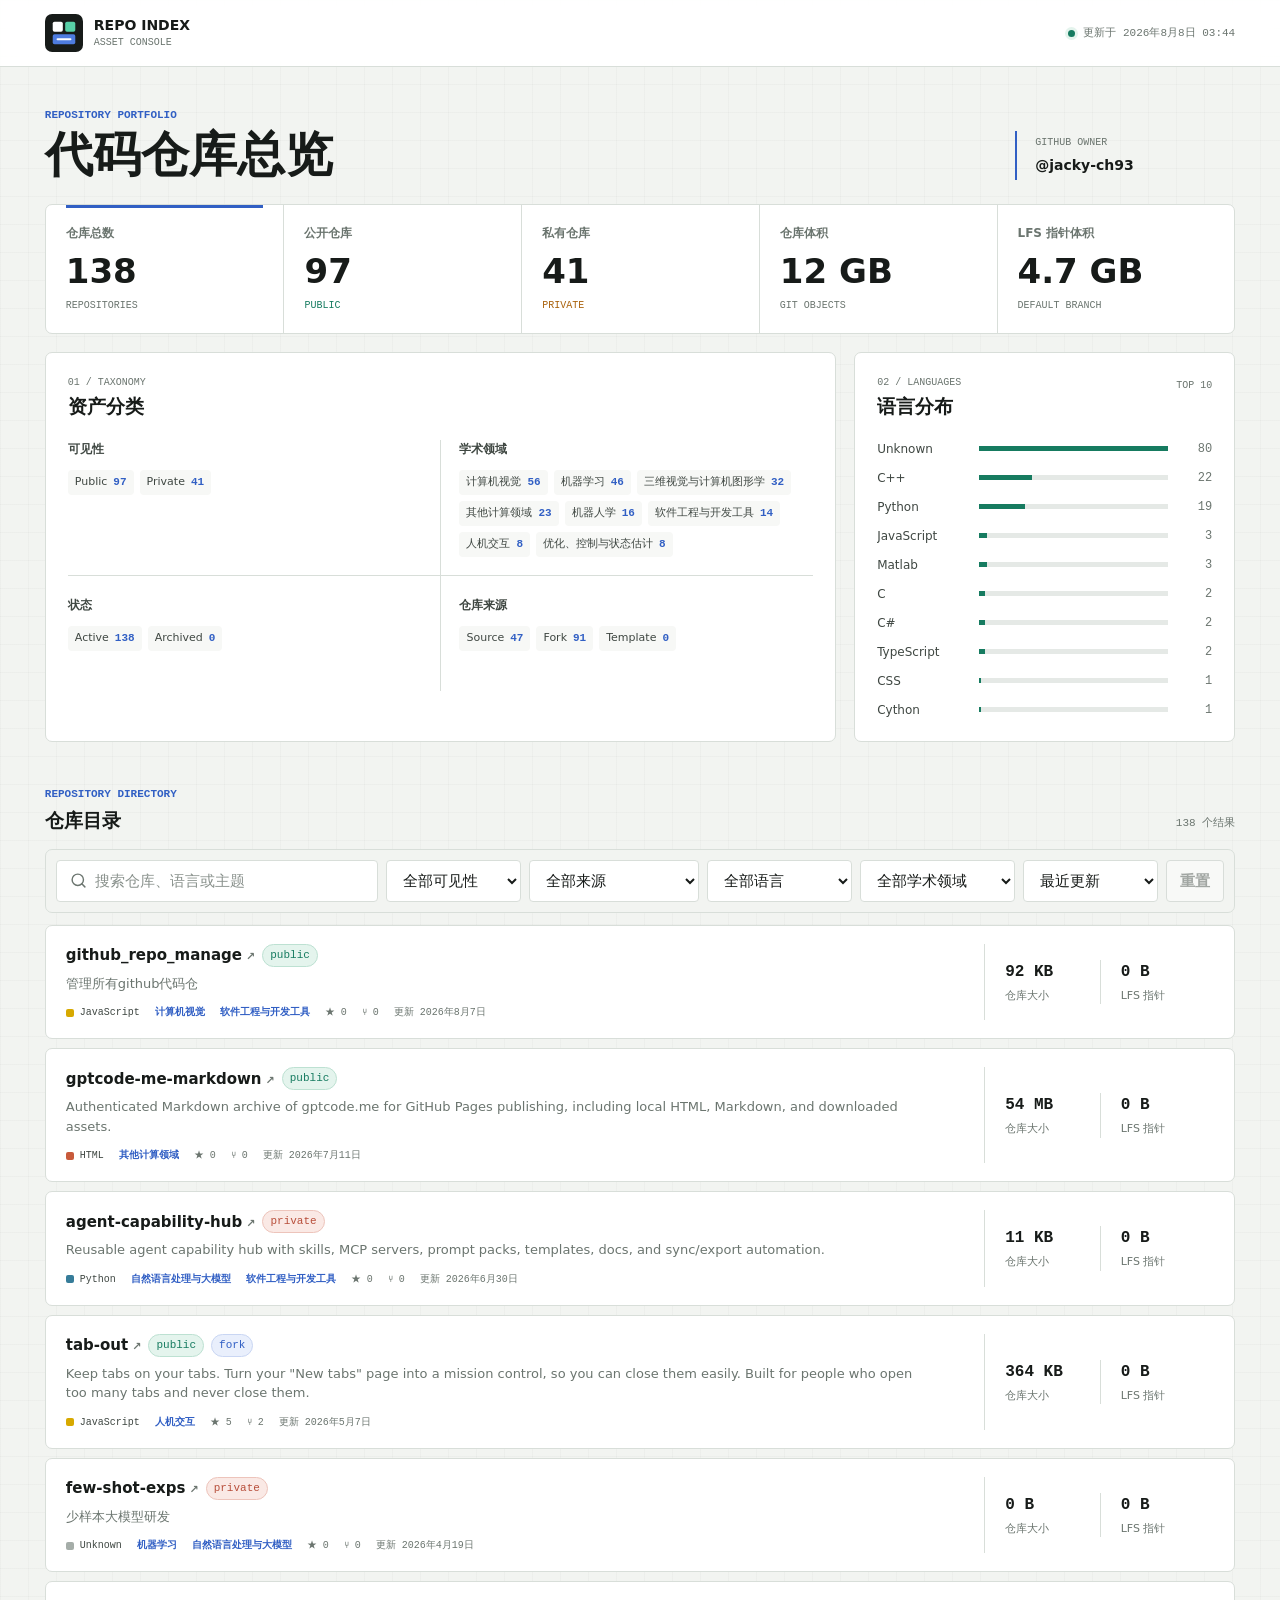
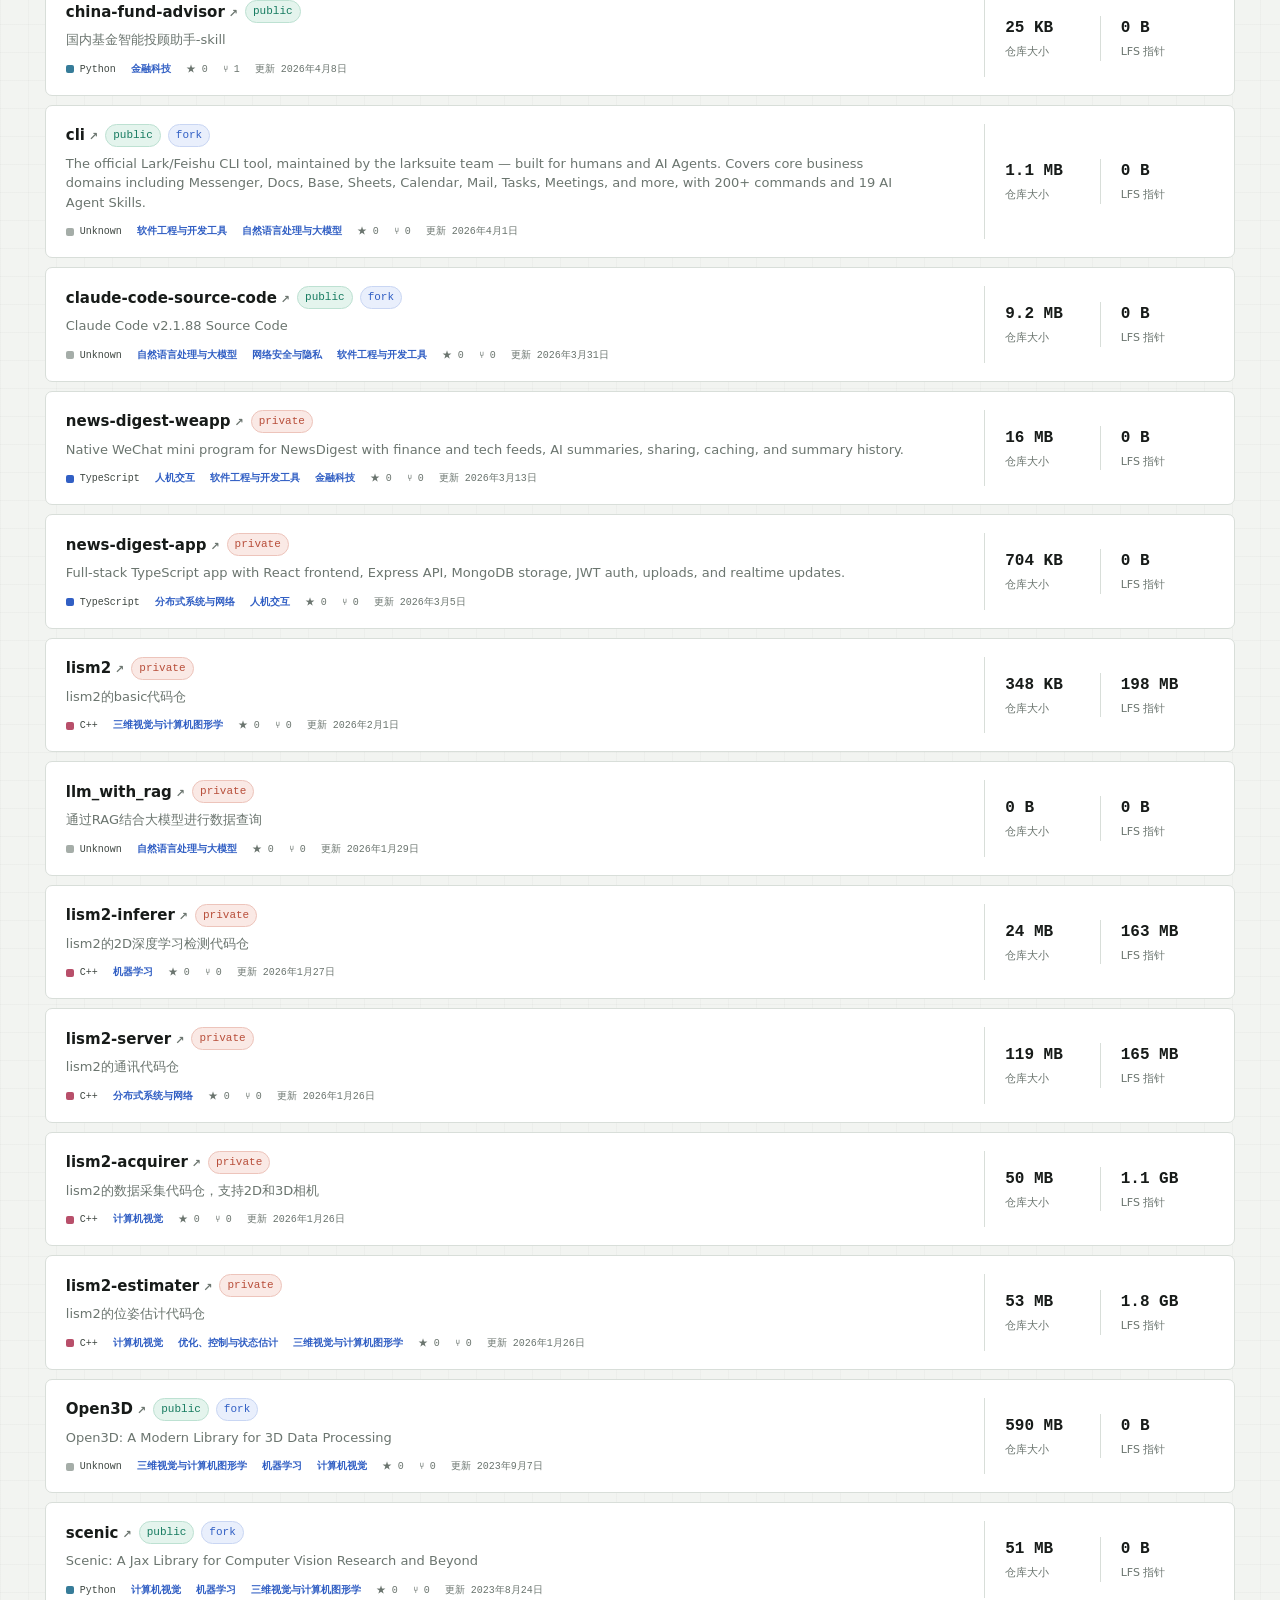
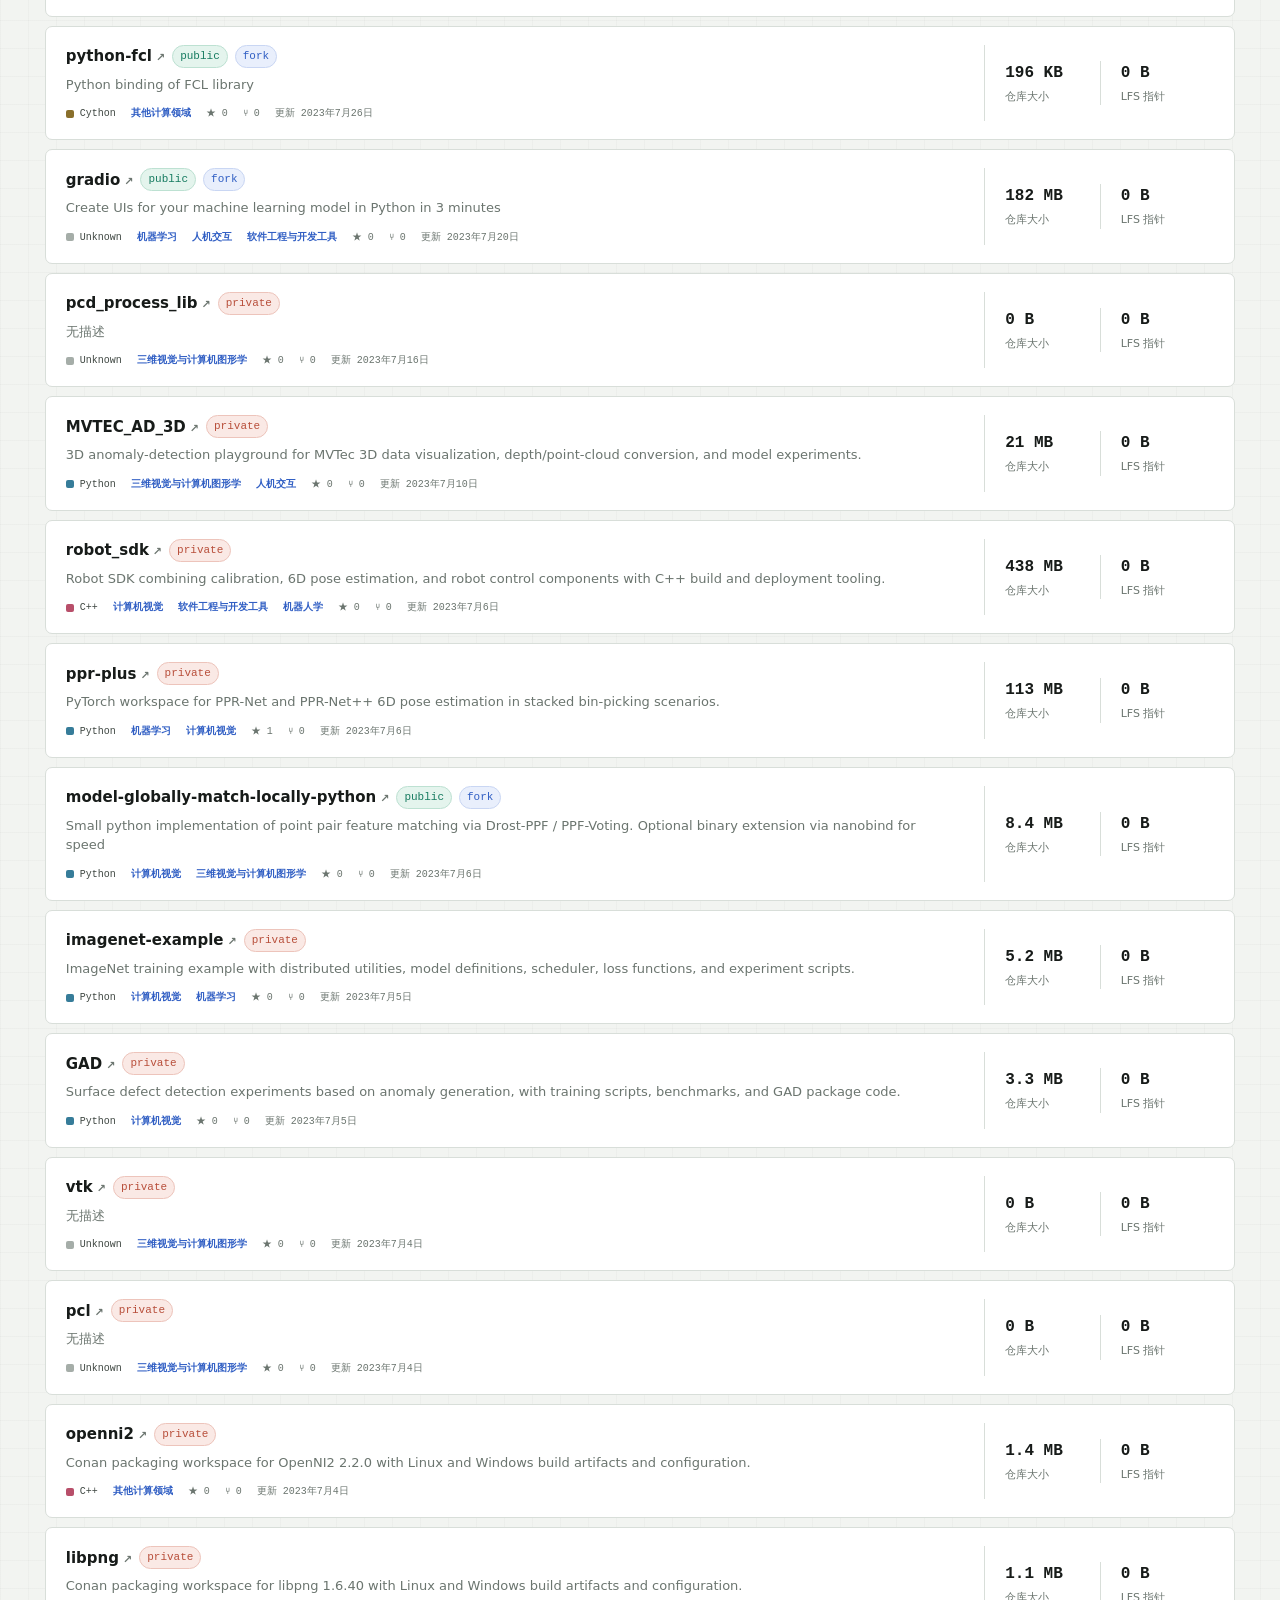
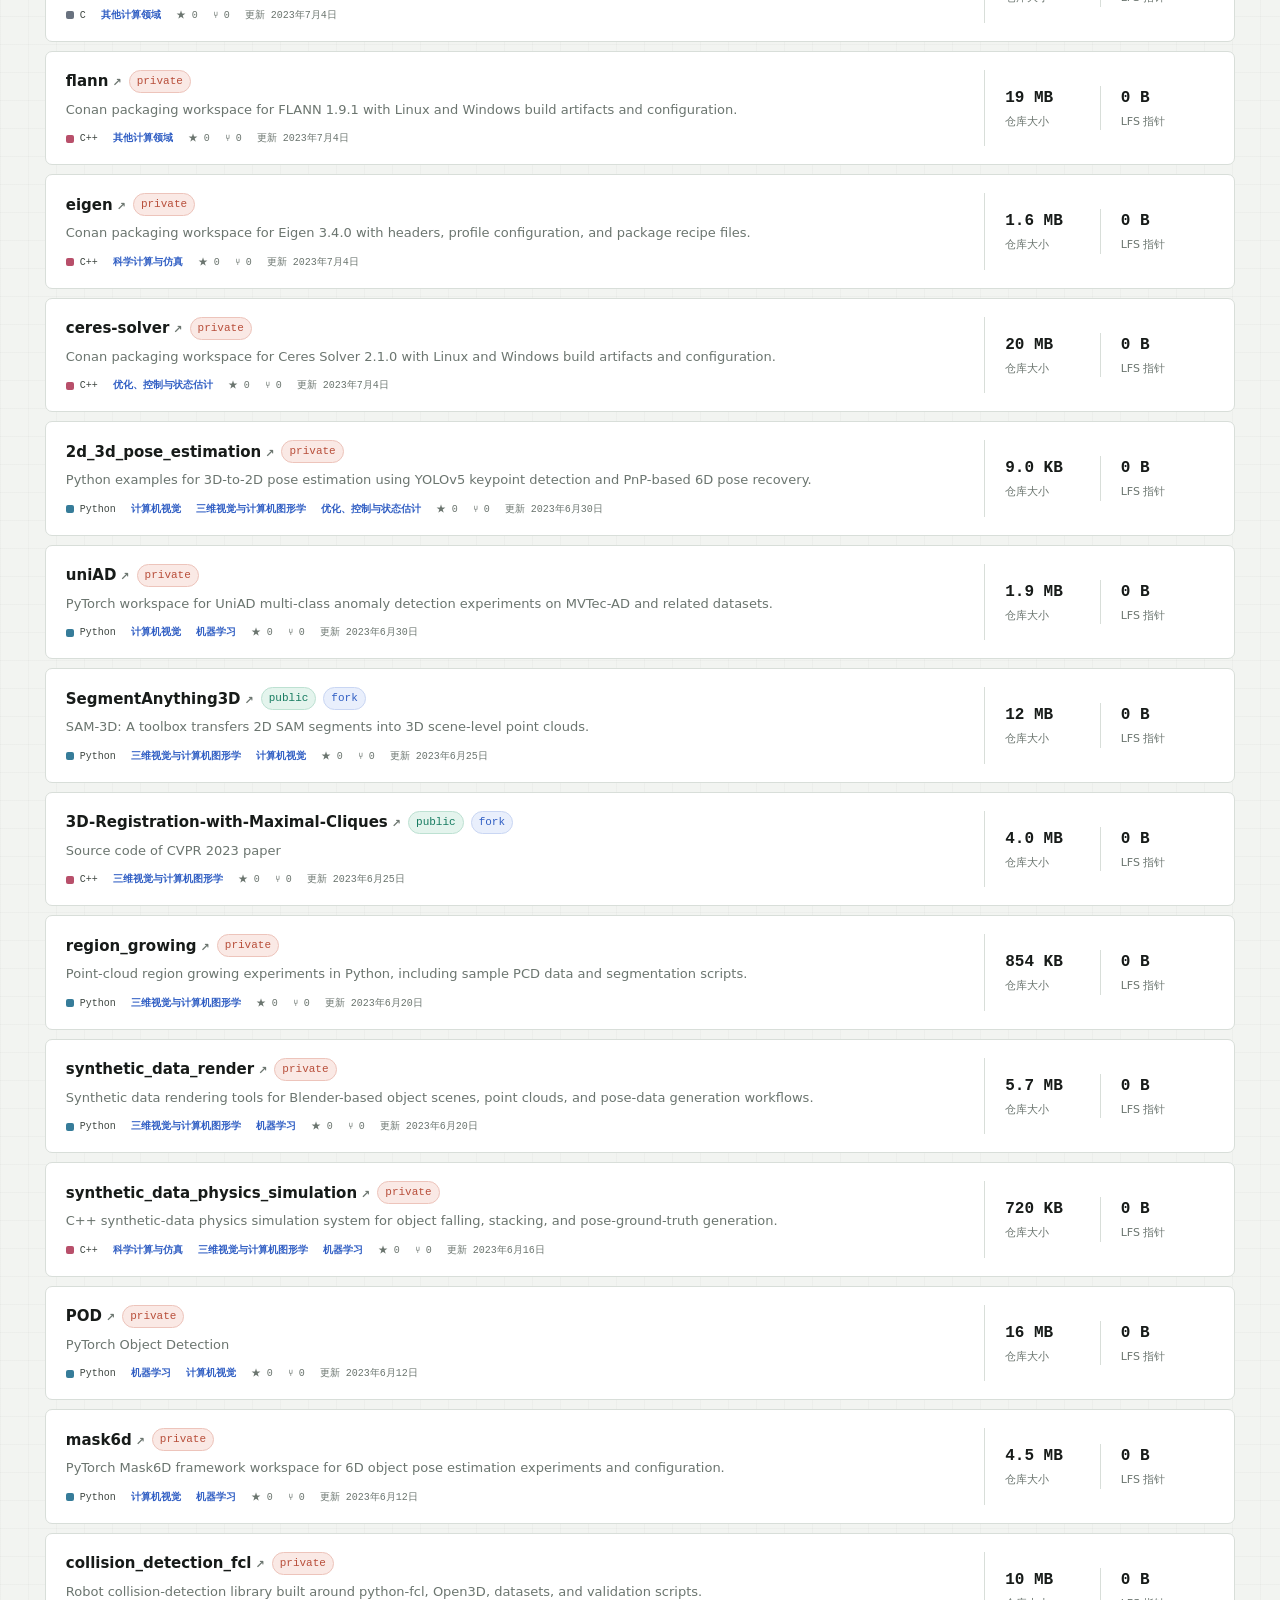
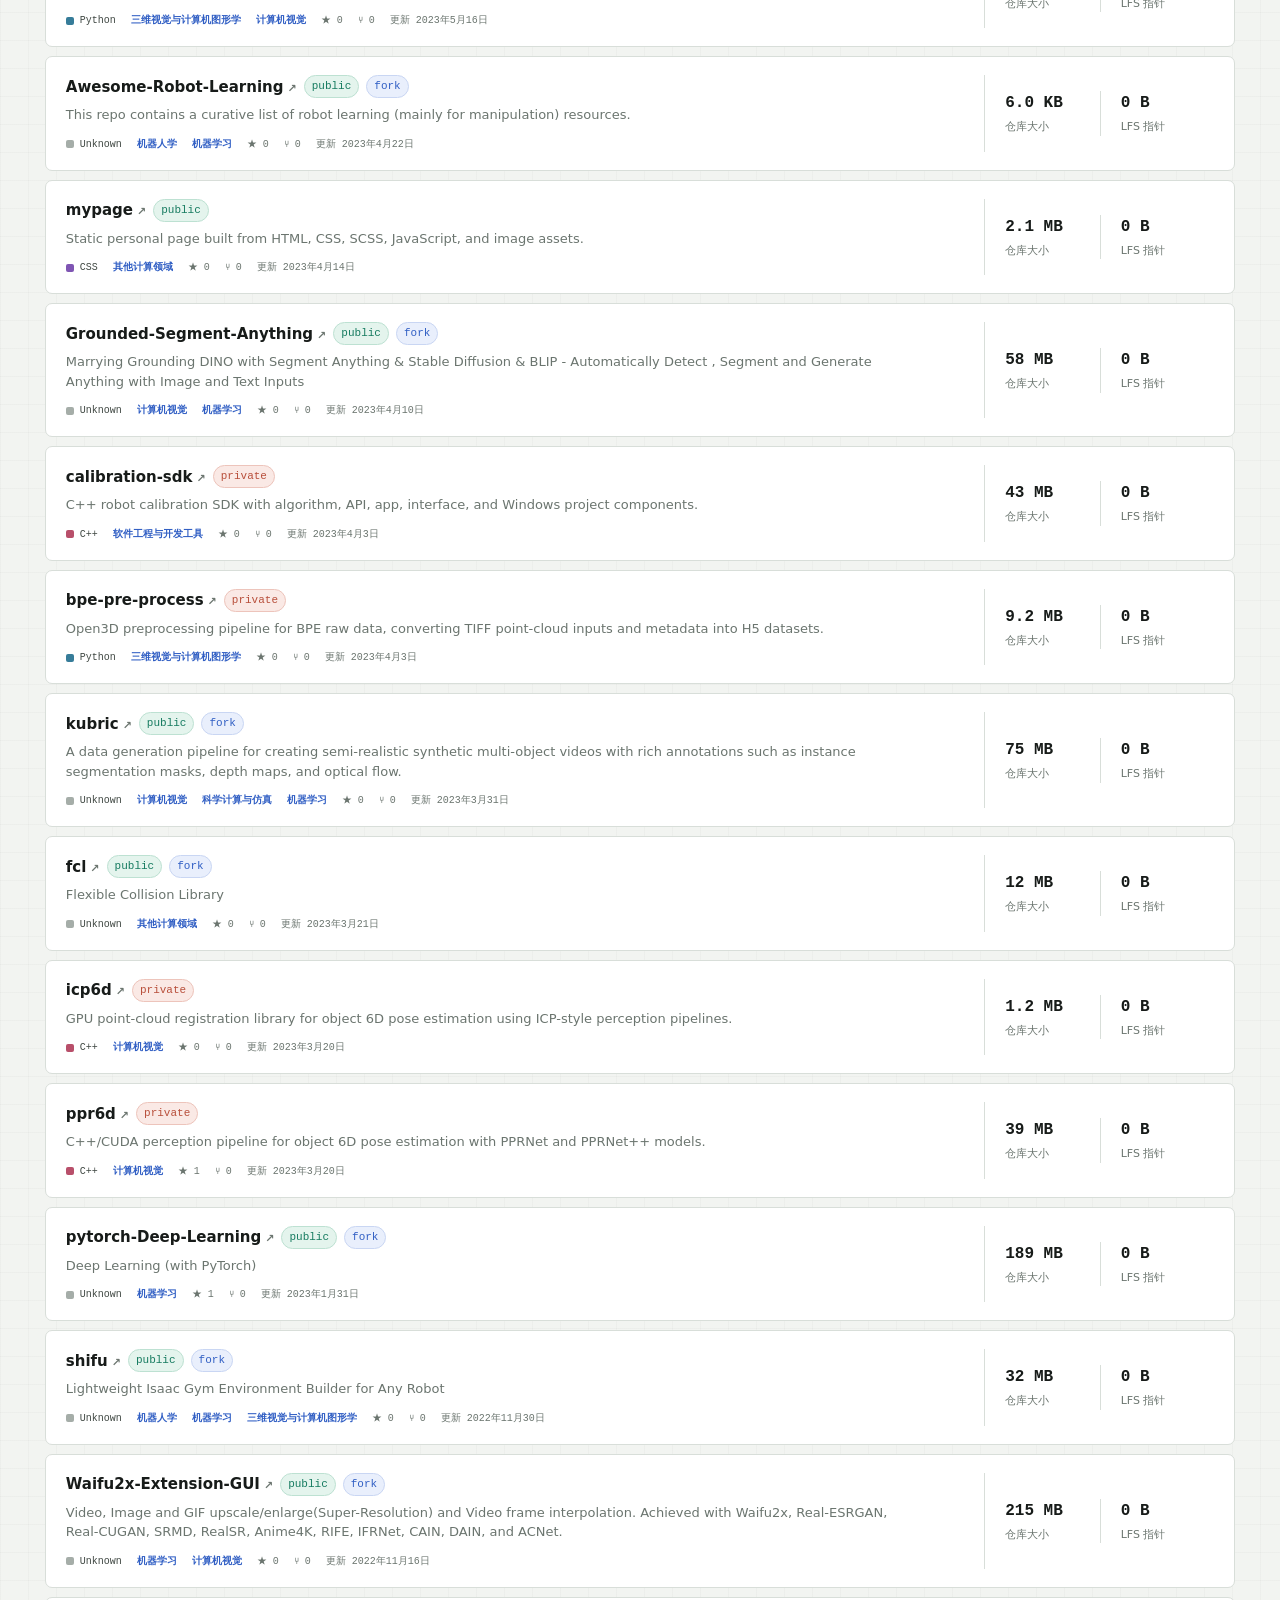
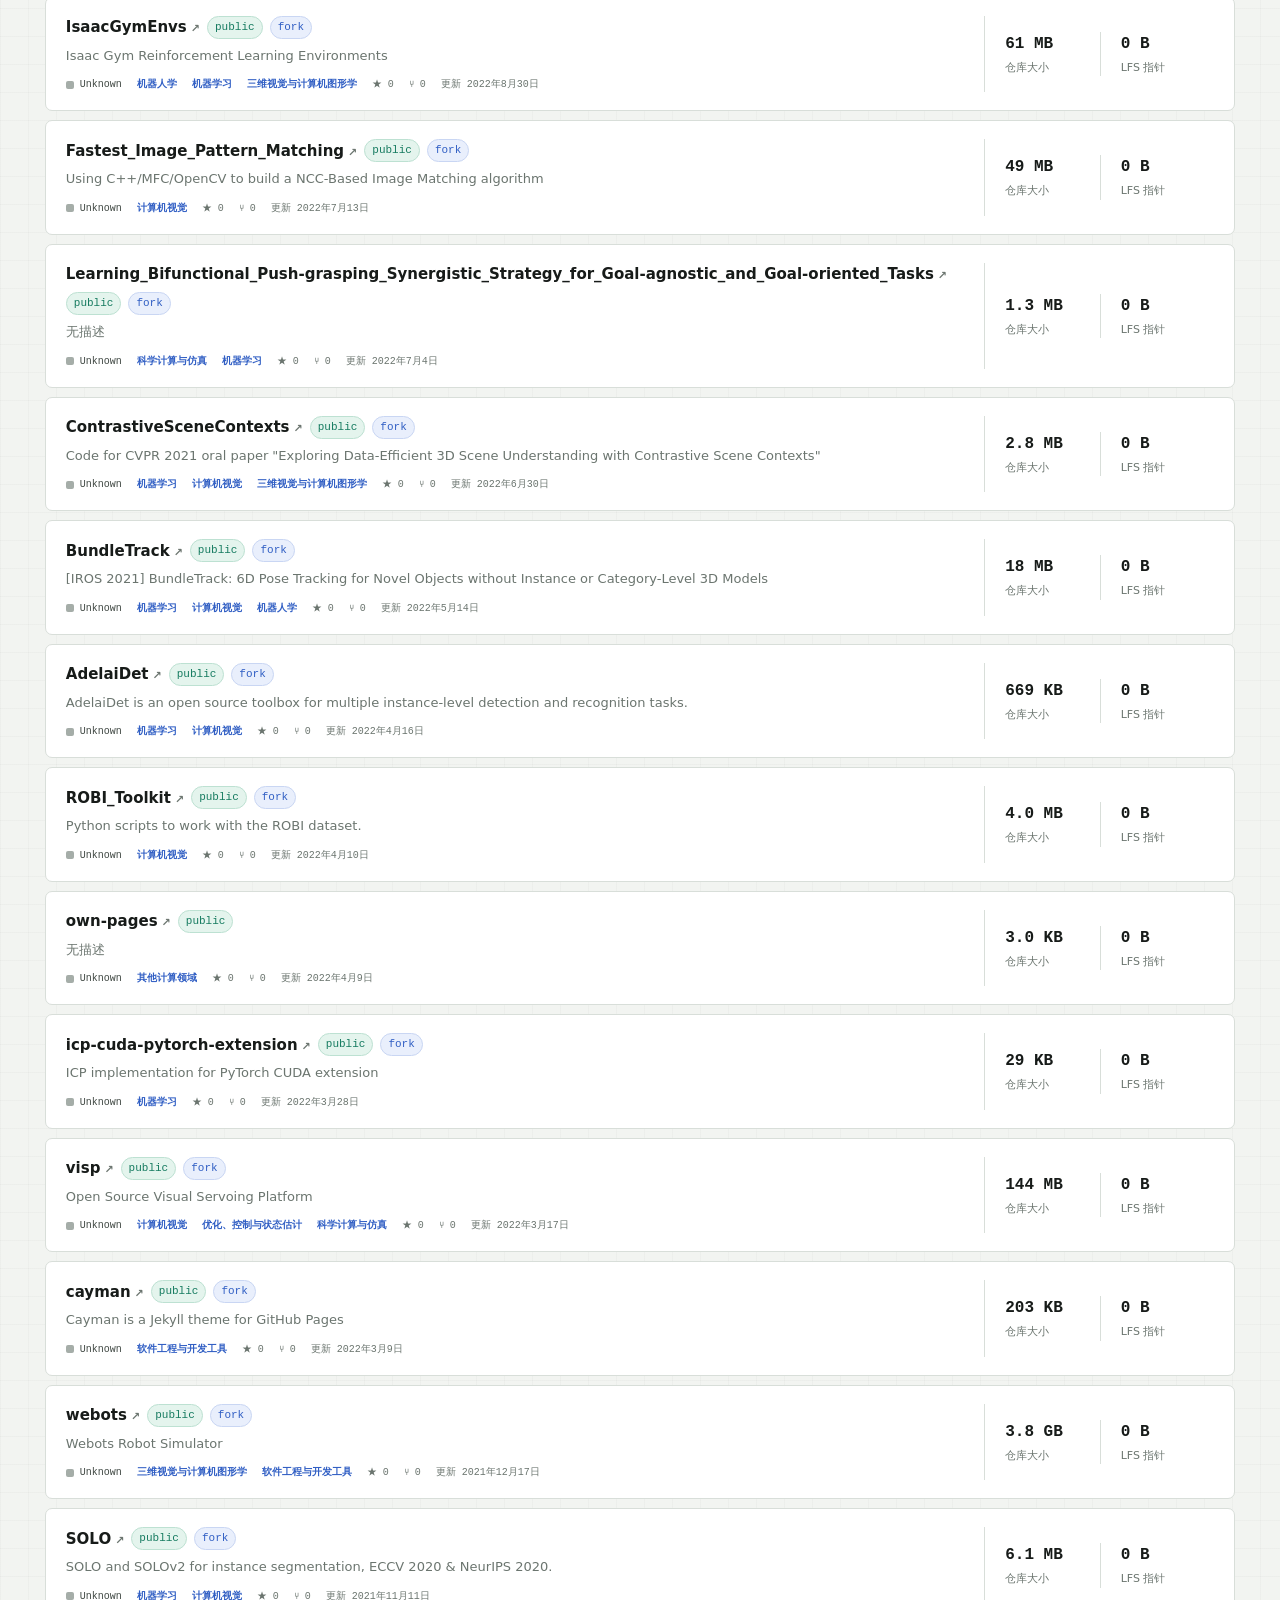
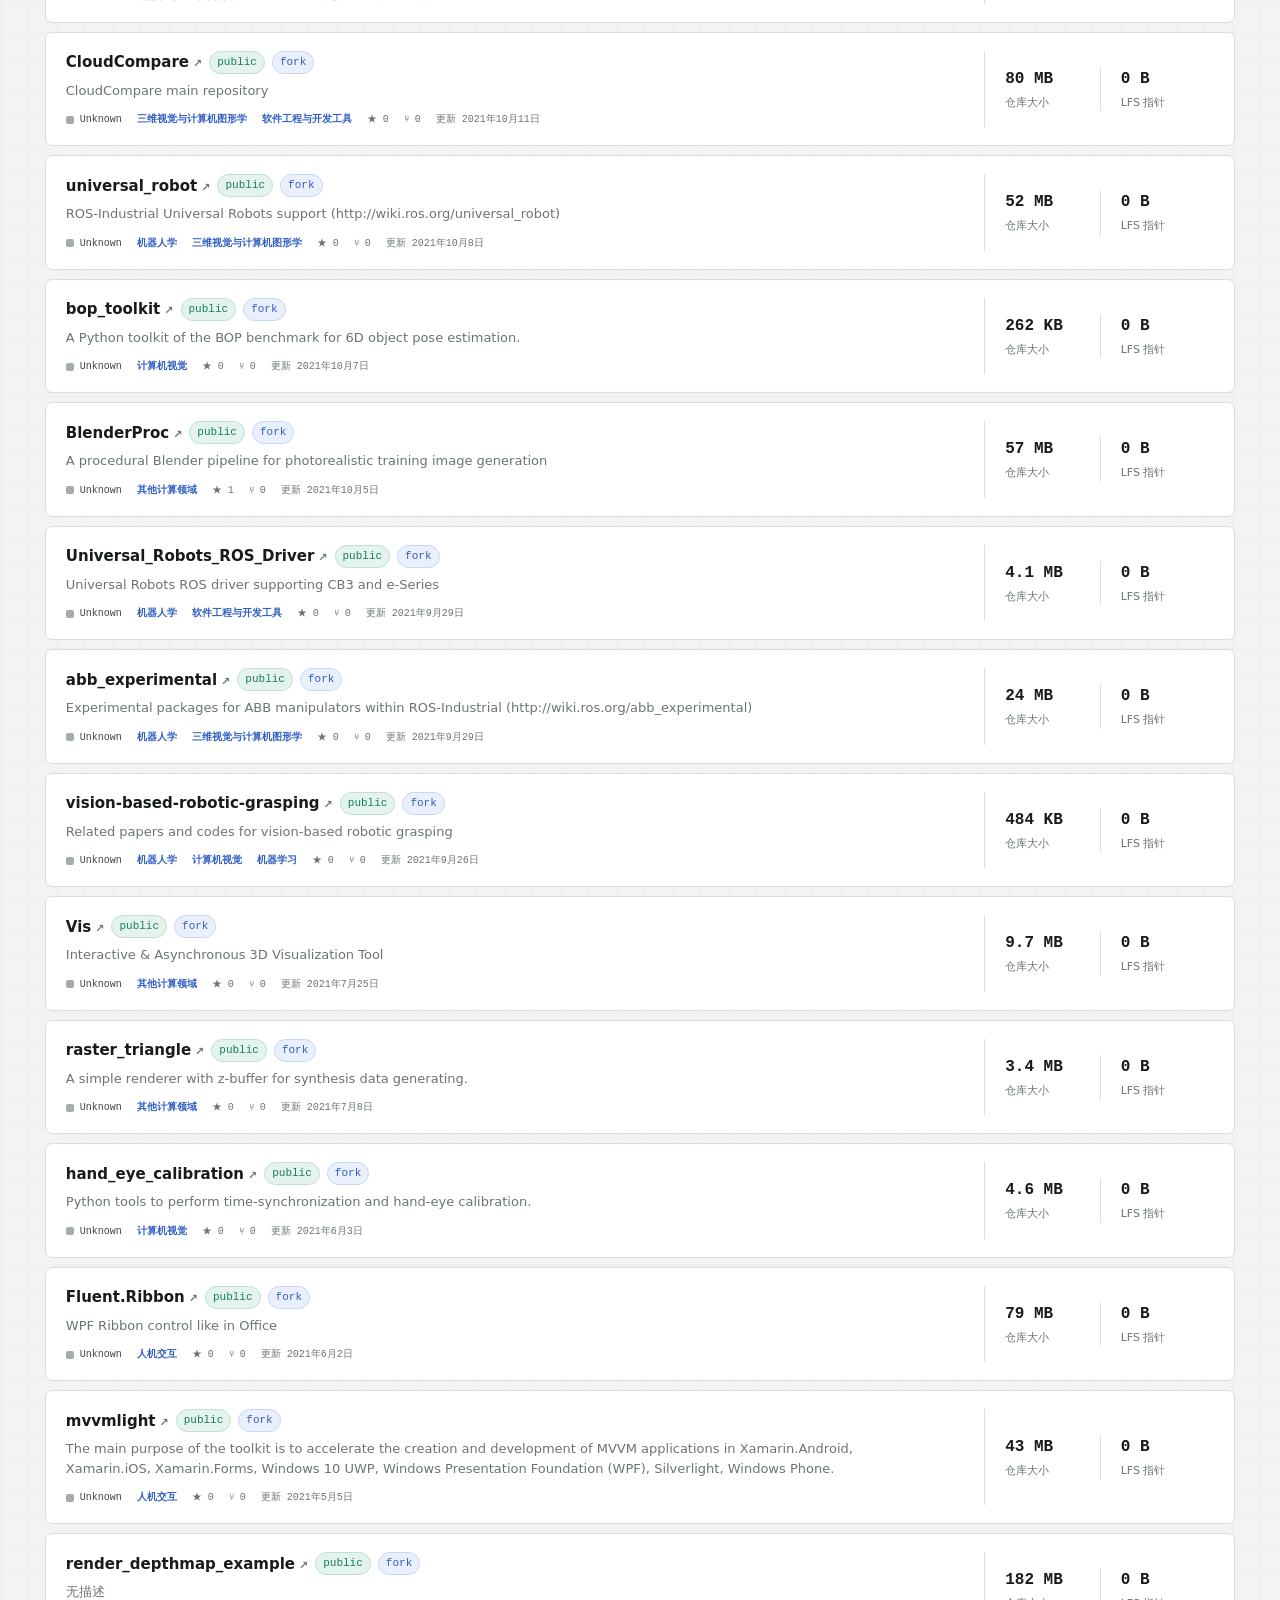
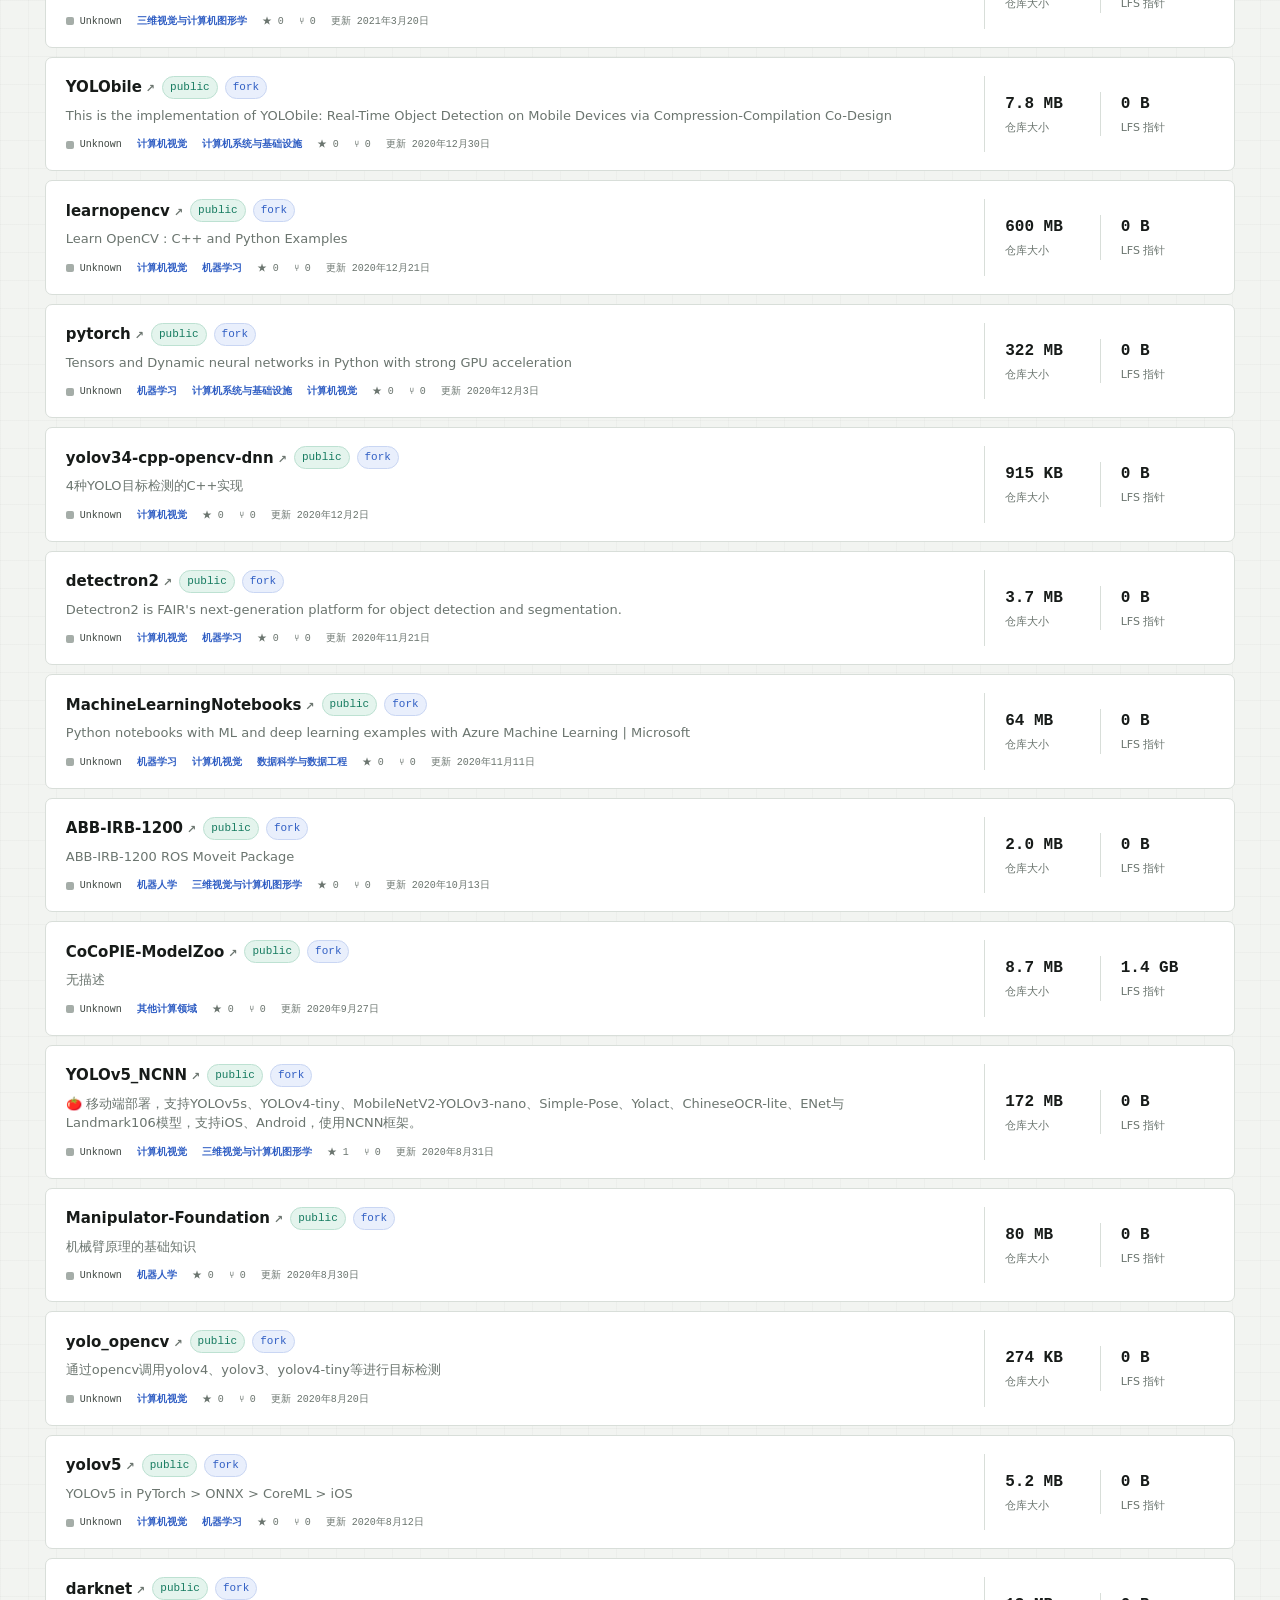
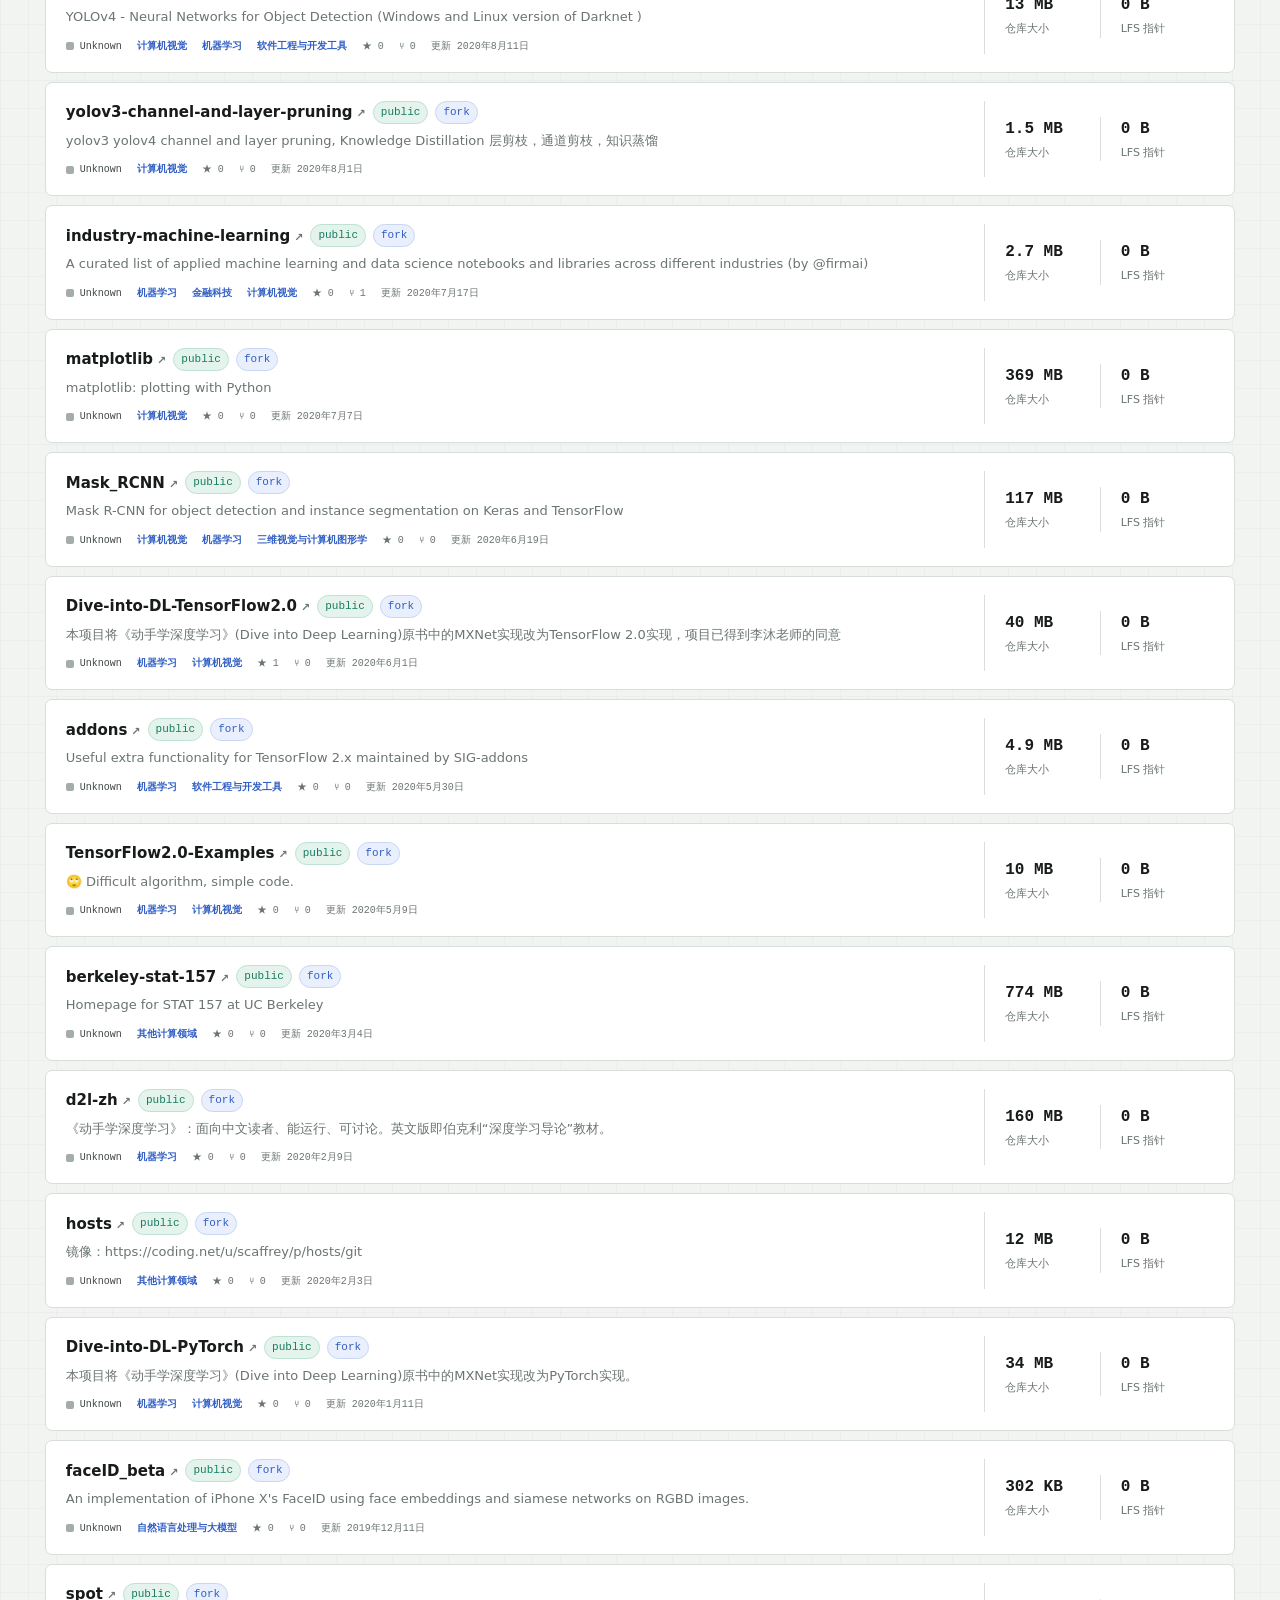
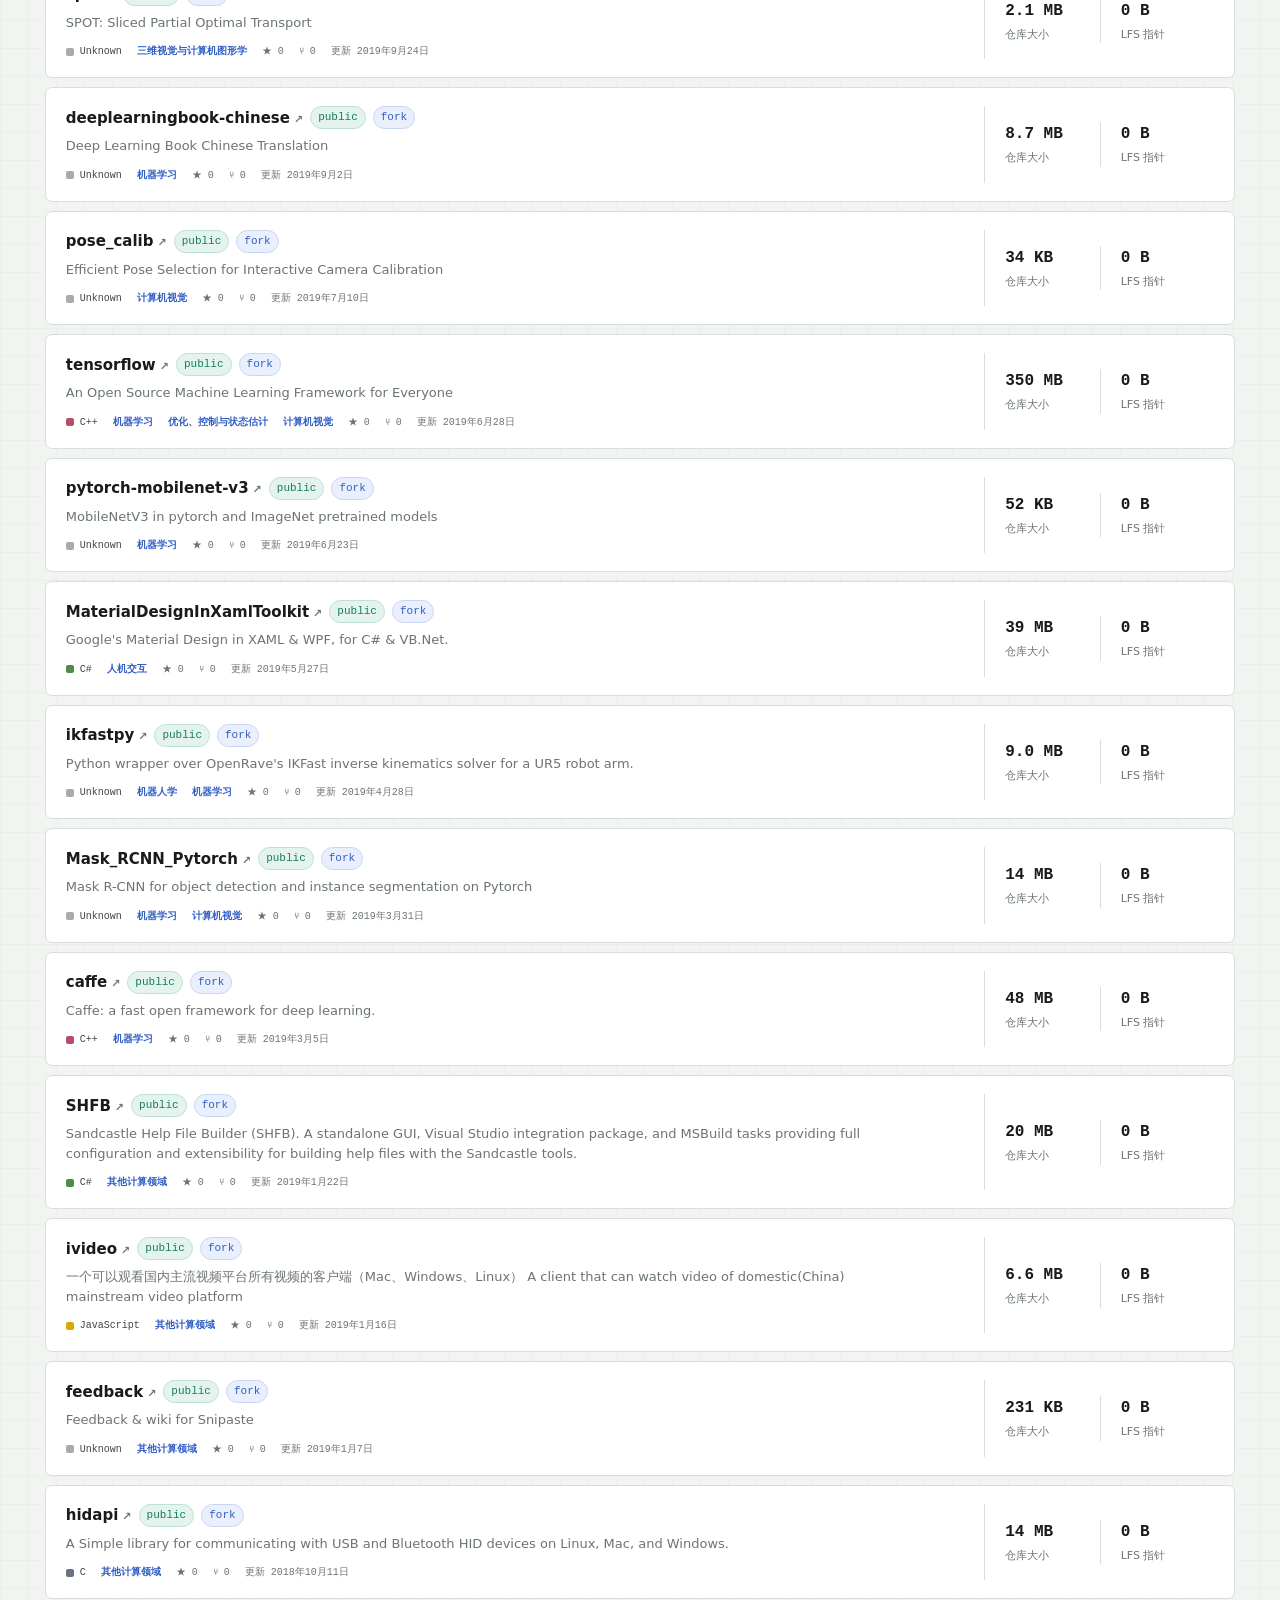
<file: index.html>
<!doctype html>
<html lang="zh-CN">
  <head>
    <meta charset="utf-8" />
    <meta name="viewport" content="width=device-width, initial-scale=1" />
    <title>Repo Index · GitHub 仓库资产仪表盘</title>
    <meta name="description" content="统计 GitHub 仓库分类、大小、可见性与 LFS 指针用量的静态仪表盘。" />
    <meta name="theme-color" content="#171b19" />
    <link rel="icon" href="./brand-assets/logos/repo-index-mark.svg" type="image/svg+xml" />
    <link rel="stylesheet" href="./brand-assets/components.css" />
    <link rel="stylesheet" href="./styles.css" />
  </head>
  <body>
    <a class="skip-link" href="#mainContent">跳到主要内容</a>

    <header class="app-header">
      <div class="header-inner">
        <a class="brand-lockup" href="./" aria-label="Repo Index 首页">
          <img class="brand-mark" src="./brand-assets/logos/repo-index-mark.svg" alt="" />
          <span>
            <span class="brand-name">Repo Index</span>
            <span class="brand-product">Asset Console</span>
          </span>
        </a>

        <div class="sync-state">
          <span class="sync-dot" aria-hidden="true"></span>
          <span id="updatedAt">等待数据</span>
        </div>
      </div>
    </header>

    <main id="mainContent">
      <section class="page-heading" aria-labelledby="pageTitle">
        <div>
          <p class="ri-kicker">Repository Portfolio</p>
          <h1 id="pageTitle">代码仓库总览</h1>
        </div>
        <div class="owner-identity">
          <span class="owner-label">GitHub owner</span>
          <strong id="ownerName">-</strong>
        </div>
      </section>

      <section class="metrics" aria-label="总体统计">
        <article class="metric metric-primary">
          <span class="metric-label">仓库总数</span>
          <strong id="totalRepos">-</strong>
          <span class="metric-foot">Repositories</span>
        </article>
        <article class="metric">
          <span class="metric-label">公开仓库</span>
          <strong id="publicRepos">-</strong>
          <span class="metric-foot metric-positive">Public</span>
        </article>
        <article class="metric">
          <span class="metric-label">私有仓库</span>
          <strong id="privateRepos">-</strong>
          <span class="metric-foot metric-warning">Private</span>
        </article>
        <article class="metric">
          <span class="metric-label">仓库体积</span>
          <strong id="totalSize">-</strong>
          <span class="metric-foot">Git objects</span>
        </article>
        <article class="metric">
          <span class="metric-label">LFS 指针体积</span>
          <strong id="lfsSize">-</strong>
          <span class="metric-foot">Default branch</span>
        </article>
      </section>

      <section class="insight-grid" aria-label="仓库洞察">
        <article class="insight-panel taxonomy-panel">
          <div class="panel-heading">
            <div>
              <p class="panel-index">01 / Taxonomy</p>
              <h2>资产分类</h2>
            </div>
          </div>
          <div class="taxonomy" id="taxonomy"></div>
        </article>

        <article class="insight-panel language-panel">
          <div class="panel-heading">
            <div>
              <p class="panel-index">02 / Languages</p>
              <h2>语言分布</h2>
            </div>
            <span class="panel-caption">Top 10</span>
          </div>
          <div id="languageBars" class="bars"></div>
        </article>
      </section>

      <section class="repository-section" aria-labelledby="repoHeading">
        <div class="section-heading">
          <div>
            <p class="ri-kicker">Repository Directory</p>
            <h2 id="repoHeading">仓库目录</h2>
          </div>
          <span class="result-count" id="resultCount" aria-live="polite">0 个结果</span>
        </div>

        <div class="toolbar" role="search" aria-label="筛选和排序仓库">
          <label class="search-field">
            <span class="ri-visually-hidden">搜索仓库</span>
            <span class="search-symbol" aria-hidden="true"></span>
            <input class="ri-field" id="searchInput" type="search" placeholder="搜索仓库、语言或主题" autocomplete="off" />
          </label>
          <label>
            <span class="ri-visually-hidden">按可见性筛选</span>
            <select class="ri-field" id="visibilityFilter">
              <option value="all">全部可见性</option>
              <option value="public">Public</option>
              <option value="private">Private</option>
            </select>
          </label>
          <label>
            <span class="ri-visually-hidden">按仓库来源筛选</span>
            <select class="ri-field" id="repositoryTypeFilter">
              <option value="all">全部来源</option>
              <option value="source">原创（Source）</option>
              <option value="fork">Fork 自他人</option>
              <option value="template">Template</option>
            </select>
          </label>
          <label>
            <span class="ri-visually-hidden">按语言筛选</span>
            <select class="ri-field" id="languageFilter">
              <option value="all">全部语言</option>
            </select>
          </label>
          <label>
            <span class="ri-visually-hidden">按分类筛选</span>
            <select class="ri-field" id="categoryFilter">
              <option value="all">全部学术领域</option>
            </select>
          </label>
          <label>
            <span class="ri-visually-hidden">排序方式</span>
            <select class="ri-field" id="sortSelect">
              <option value="pushed">最近更新</option>
              <option value="size">仓库大小</option>
              <option value="lfs">LFS 体积</option>
              <option value="name">名称</option>
            </select>
          </label>
          <button class="ri-button reset-button" id="clearFilters" type="button">重置</button>
        </div>

        <div class="active-filter-state" id="activeFilters" aria-live="polite"></div>
        <section class="repo-list" id="repoList" aria-label="仓库列表"></section>
      </section>

      <aside class="data-note">
        <span class="note-marker" aria-hidden="true">i</span>
        <div>
          <h2>数据口径</h2>
          <p>仓库大小来自 GitHub Repository API。LFS 为默认分支中已识别 pointer 文件记录的真实文件大小，不代表完整账单用量。</p>
        </div>
      </aside>
    </main>

    <footer class="app-footer">
      <span>Repo Index</span>
      <span>GitHub repository asset console</span>
    </footer>

    <script src="./app.js" type="module"></script>
  </body>
</html>
</file>
<file: brand-assets/components.css>
@import "./tokens.css";

* {
  box-sizing: border-box;
}

html {
  min-width: 320px;
  background: var(--ri-canvas);
}

body {
  margin: 0;
  color: var(--ri-ink);
  font-family: var(--ri-font-sans);
  font-size: 15px;
  line-height: 1.5;
  -webkit-font-smoothing: antialiased;
}

button,
input,
select {
  font: inherit;
}

button,
select {
  cursor: pointer;
}

a {
  color: inherit;
}

:focus-visible {
  outline: 2px solid var(--ri-blue);
  outline-offset: 2px;
}

.brand-lockup {
  display: inline-flex;
  align-items: center;
  gap: 11px;
  color: var(--ri-ink);
  text-decoration: none;
}

.brand-mark {
  display: block;
  width: 38px;
  height: 38px;
  flex: 0 0 auto;
}

.brand-name {
  display: block;
  font-size: 14px;
  font-weight: 780;
  line-height: 1.1;
  text-transform: uppercase;
}

.brand-product {
  display: block;
  margin-top: 4px;
  color: var(--ri-muted);
  font-family: var(--ri-font-mono);
  font-size: 10px;
  line-height: 1;
  text-transform: uppercase;
}

.ri-button {
  display: inline-flex;
  min-height: 38px;
  align-items: center;
  justify-content: center;
  gap: 8px;
  padding: 0 13px;
  border: 1px solid var(--ri-line-strong);
  border-radius: var(--ri-radius-sm);
  background: var(--ri-surface);
  color: var(--ri-ink-soft);
  font-weight: 650;
  text-decoration: none;
  transition: border-color var(--ri-transition), background var(--ri-transition), color var(--ri-transition);
}

.ri-button:hover {
  border-color: var(--ri-ink-soft);
  background: var(--ri-surface-subtle);
  color: var(--ri-ink);
}

.ri-button.primary {
  border-color: var(--ri-blue);
  background: var(--ri-blue);
  color: #ffffff;
}

.ri-button.primary:hover {
  border-color: #244da7;
  background: #244da7;
}

.ri-field {
  width: 100%;
  height: 42px;
  border: 1px solid var(--ri-line);
  border-radius: var(--ri-radius-sm);
  background: var(--ri-surface);
  color: var(--ri-ink);
  padding: 0 12px;
  transition: border-color var(--ri-transition), box-shadow var(--ri-transition);
}

.ri-field:hover {
  border-color: var(--ri-line-strong);
}

.ri-field:focus {
  border-color: var(--ri-blue);
  box-shadow: var(--ri-shadow-focus);
  outline: 0;
}

.ri-field::placeholder {
  color: #89918c;
}

.ri-badge {
  display: inline-flex;
  min-height: 23px;
  align-items: center;
  padding: 2px 7px;
  border: 1px solid var(--ri-line);
  border-radius: 999px;
  background: var(--ri-surface);
  color: var(--ri-muted);
  font-family: var(--ri-font-mono);
  font-size: 11px;
  line-height: 1;
  text-transform: lowercase;
}

.ri-badge.info {
  border-color: #c9d6f3;
  background: var(--ri-blue-soft);
  color: var(--ri-blue);
}

.ri-badge.success {
  border-color: #bde1d2;
  background: var(--ri-green-soft);
  color: var(--ri-green);
}

.ri-badge.warning {
  border-color: #eccda2;
  background: var(--ri-amber-soft);
  color: var(--ri-amber);
}

.ri-badge.danger {
  border-color: #edc4bb;
  background: var(--ri-coral-soft);
  color: var(--ri-coral);
}

.ri-kicker {
  margin: 0;
  color: var(--ri-blue);
  font-family: var(--ri-font-mono);
  font-size: 11px;
  font-weight: 700;
  line-height: 1.2;
  text-transform: uppercase;
}

.ri-visually-hidden {
  position: absolute;
  width: 1px;
  height: 1px;
  padding: 0;
  margin: -1px;
  overflow: hidden;
  clip: rect(0, 0, 0, 0);
  white-space: nowrap;
  border: 0;
}
</file>
<file: styles.css>
body {
  min-height: 100vh;
  background-color: var(--ri-canvas);
  background-image:
    linear-gradient(rgba(23, 27, 25, 0.025) 1px, transparent 1px),
    linear-gradient(90deg, rgba(23, 27, 25, 0.025) 1px, transparent 1px);
  background-size: 28px 28px;
}

.skip-link {
  position: fixed;
  z-index: 100;
  top: 10px;
  left: 10px;
  padding: 8px 12px;
  transform: translateY(-150%);
  border-radius: var(--ri-radius-sm);
  background: var(--ri-ink);
  color: #ffffff;
}

.skip-link:focus {
  transform: translateY(0);
}

.app-header {
  position: sticky;
  z-index: 20;
  top: 0;
  border-bottom: 1px solid var(--ri-line);
  background: rgba(255, 255, 255, 0.94);
  backdrop-filter: blur(14px);
}

.header-inner {
  display: grid;
  width: min(1440px, 100%);
  min-height: 66px;
  align-items: center;
  margin: 0 auto;
  padding: 0 clamp(18px, 3.5vw, 52px);
  grid-template-columns: 1fr auto;
  gap: 28px;
}

.sync-state {
  display: inline-flex;
  align-items: center;
  justify-self: end;
  gap: 8px;
  color: var(--ri-muted);
  font-family: var(--ri-font-mono);
  font-size: 11px;
  white-space: nowrap;
}

.sync-dot {
  width: 7px;
  height: 7px;
  border-radius: 50%;
  background: var(--ri-green);
  box-shadow: 0 0 0 3px var(--ri-green-soft);
}

main {
  width: min(1440px, 100%);
  margin: 0 auto;
  padding: 42px clamp(18px, 3.5vw, 52px) 58px;
}

.page-heading,
.section-heading,
.panel-heading {
  display: flex;
  align-items: flex-end;
  justify-content: space-between;
  gap: 24px;
}

.page-heading {
  margin-bottom: 24px;
}

h1,
h2,
p {
  margin-top: 0;
}

h1 {
  margin-bottom: 0;
  font-size: clamp(30px, 4vw, 48px);
  font-weight: 760;
  line-height: 1.04;
  letter-spacing: 0;
}

h2 {
  margin-bottom: 0;
  font-size: 19px;
  font-weight: 730;
  line-height: 1.2;
  letter-spacing: 0;
}

.page-heading .ri-kicker,
.section-heading .ri-kicker {
  margin-bottom: 8px;
}

.owner-identity {
  min-width: 220px;
  padding: 4px 0 4px 18px;
  border-left: 2px solid var(--ri-blue);
}

.owner-label {
  display: block;
  margin-bottom: 4px;
  color: var(--ri-muted);
  font-family: var(--ri-font-mono);
  font-size: 10px;
  text-transform: uppercase;
}

.owner-identity strong {
  font-size: 14px;
}

.metrics {
  display: grid;
  overflow: hidden;
  border: 1px solid var(--ri-line);
  border-radius: var(--ri-radius-md);
  background: var(--ri-surface);
  grid-template-columns: repeat(5, minmax(145px, 1fr));
}

.metric {
  position: relative;
  min-height: 128px;
  padding: 19px 20px 17px;
}

.metric + .metric {
  border-left: 1px solid var(--ri-line);
}

.metric-primary::before {
  position: absolute;
  top: 0;
  right: 20px;
  left: 20px;
  height: 3px;
  background: var(--ri-blue);
  content: "";
}

.metric-label,
.metric-foot {
  display: block;
}

.metric-label {
  color: var(--ri-muted);
  font-size: 12px;
  font-weight: 650;
}

.metric strong {
  display: block;
  margin: 12px 0 10px;
  font-size: clamp(26px, 3vw, 34px);
  font-variant-numeric: tabular-nums;
  line-height: 1;
}

.metric-foot {
  color: var(--ri-muted);
  font-family: var(--ri-font-mono);
  font-size: 10px;
  text-transform: uppercase;
}

.metric-positive {
  color: var(--ri-green);
}

.metric-warning {
  color: var(--ri-amber);
}

.insight-grid {
  display: grid;
  margin-top: 18px;
  grid-template-columns: minmax(0, 1.35fr) minmax(330px, 0.65fr);
  gap: 18px;
}

.insight-panel {
  min-width: 0;
  padding: 22px;
  border: 1px solid var(--ri-line);
  border-radius: var(--ri-radius-md);
  background: var(--ri-surface);
}

.panel-heading {
  align-items: flex-start;
  margin-bottom: 22px;
}

.panel-index,
.panel-caption {
  color: var(--ri-muted);
  font-family: var(--ri-font-mono);
  font-size: 10px;
  text-transform: uppercase;
}

.panel-index {
  margin-bottom: 5px;
}

.panel-caption {
  padding-top: 3px;
}

.taxonomy {
  display: grid;
  grid-template-columns: repeat(2, minmax(0, 1fr));
  gap: 0;
}

.taxonomy-group {
  min-width: 0;
  min-height: 116px;
  padding: 0 18px 18px;
  border-left: 1px solid var(--ri-line);
}

.taxonomy-group:nth-child(odd) {
  padding-left: 0;
  border-left: 0;
}

.taxonomy-group:nth-child(n + 3) {
  padding-top: 20px;
  padding-bottom: 0;
  border-top: 1px solid var(--ri-line);
}

.taxonomy-group:nth-child(even) {
  padding-right: 0;
}

.taxonomy-group b {
  display: block;
  margin-bottom: 12px;
  color: var(--ri-ink-soft);
  font-size: 12px;
}

.chip-row {
  display: flex;
  flex-wrap: wrap;
  gap: 6px;
}

.taxonomy-chip {
  display: inline-flex;
  max-width: 100%;
  min-height: 25px;
  align-items: center;
  gap: 6px;
  padding: 3px 7px;
  border-radius: var(--ri-radius-sm);
  background: var(--ri-surface-subtle);
  color: var(--ri-ink-soft);
  font-size: 11px;
  overflow-wrap: anywhere;
}

.taxonomy-chip em {
  color: var(--ri-blue);
  font-family: var(--ri-font-mono);
  font-style: normal;
  font-weight: 700;
}

.bars {
  display: grid;
  gap: 11px;
}

.bar-row {
  display: grid;
  align-items: center;
  color: var(--ri-ink-soft);
  font-size: 12px;
  grid-template-columns: 92px 1fr 34px;
  gap: 10px;
}

.bar-label {
  overflow: hidden;
  text-overflow: ellipsis;
  white-space: nowrap;
}

.bar-track {
  height: 5px;
  overflow: hidden;
  background: #e5e9e6;
}

.bar-fill {
  display: block;
  height: 100%;
  background: var(--ri-green);
  transform-origin: left;
}

.bar-count {
  color: var(--ri-muted);
  font-family: var(--ri-font-mono);
  text-align: right;
}

.repository-section {
  margin-top: 46px;
}

.section-heading {
  margin-bottom: 17px;
}

.result-count {
  color: var(--ri-muted);
  font-family: var(--ri-font-mono);
  font-size: 11px;
  white-space: nowrap;
}

.toolbar {
  position: sticky;
  z-index: 10;
  top: 78px;
  display: grid;
  padding: 10px;
  border: 1px solid var(--ri-line);
  border-radius: var(--ri-radius-md);
  background: rgba(242, 244, 241, 0.96);
  backdrop-filter: blur(12px);
  grid-template-columns: minmax(220px, 1fr) 135px 170px 145px 155px 135px auto;
  gap: 8px;
}

.search-field {
  position: relative;
}

.search-field .ri-field {
  padding-left: 38px;
}

.search-symbol {
  position: absolute;
  z-index: 1;
  top: 12px;
  left: 14px;
  width: 17px;
  height: 17px;
  background: var(--ri-muted);
  mask: url("./brand-assets/icons/search.svg") no-repeat center / contain;
  -webkit-mask: url("./brand-assets/icons/search.svg") no-repeat center / contain;
  pointer-events: none;
}

.reset-button {
  height: 42px;
}

.reset-button:disabled {
  cursor: default;
  opacity: 0.45;
}

.active-filter-state {
  display: flex;
  align-items: center;
  justify-content: space-between;
  min-height: 29px;
  padding: 8px 2px 0;
  color: var(--ri-muted);
  font-size: 11px;
  gap: 8px 20px;
}

.active-filter-state:empty {
  min-height: 12px;
  padding-top: 0;
}

.filter-summary,
.filter-result-count {
  font-family: var(--ri-font-mono);
}

.filter-result-count {
  flex: 0 0 auto;
  color: var(--ri-ink);
}

.repo-list {
  display: grid;
  gap: 9px;
}

.repo-card {
  display: grid;
  min-width: 0;
  padding: 18px 20px;
  border: 1px solid var(--ri-line);
  border-radius: var(--ri-radius-md);
  background: var(--ri-surface);
  transition: border-color var(--ri-transition), transform var(--ri-transition);
  grid-template-columns: minmax(0, 1fr) auto;
  gap: 24px;
}

.repo-card:hover {
  transform: translateY(-1px);
  border-color: var(--ri-line-strong);
}

.repo-main {
  min-width: 0;
}

.repo-title {
  display: flex;
  flex-wrap: wrap;
  align-items: center;
  margin-bottom: 7px;
  gap: 7px;
}

.repo-title a,
.repo-title strong {
  min-width: 0;
  color: var(--ri-ink);
  font-size: 15px;
  font-weight: 760;
  text-decoration: none;
  overflow-wrap: anywhere;
}

.repo-title a:hover {
  color: var(--ri-blue);
  text-decoration: underline;
  text-underline-offset: 3px;
}

.external-arrow {
  display: inline-block;
  margin-left: 4px;
  color: var(--ri-muted);
  font-size: 11px;
}

.repo-desc {
  max-width: 850px;
  margin: 0 0 12px;
  color: var(--ri-muted);
  font-size: 13px;
  line-height: 1.5;
}

.repo-meta {
  display: flex;
  flex-wrap: wrap;
  align-items: center;
  gap: 7px 15px;
  color: var(--ri-muted);
  font-family: var(--ri-font-mono);
  font-size: 10px;
}

.language {
  display: inline-flex;
  align-items: center;
  gap: 6px;
  color: var(--ri-ink-soft);
}

.language::before {
  width: 8px;
  height: 8px;
  border-radius: 2px;
  background: var(--language-color, var(--ri-line-strong));
  content: "";
}

.repo-topic {
  color: var(--ri-blue);
}

.repo-category {
  color: var(--ri-blue);
  font-weight: 650;
}

.repo-stats {
  display: grid;
  min-width: 230px;
  align-content: center;
  border-left: 1px solid var(--ri-line);
  grid-template-columns: repeat(2, minmax(96px, 1fr));
}

.repo-stat {
  padding-left: 20px;
  color: var(--ri-muted);
  font-size: 11px;
}

.repo-stat + .repo-stat {
  border-left: 1px solid var(--ri-line);
}

.repo-stat strong {
  display: block;
  margin-bottom: 4px;
  color: var(--ri-ink);
  font-family: var(--ri-font-mono);
  font-size: 16px;
  font-variant-numeric: tabular-nums;
}

.empty-state {
  padding: 44px 20px;
  border: 1px dashed var(--ri-line-strong);
  border-radius: var(--ri-radius-md);
  background: rgba(255, 255, 255, 0.55);
  text-align: center;
}

.empty-state strong {
  display: block;
  margin-bottom: 5px;
}

.empty-state p {
  margin-bottom: 0;
  color: var(--ri-muted);
  font-size: 13px;
}

.data-note {
  display: flex;
  max-width: 840px;
  align-items: flex-start;
  margin-top: 26px;
  gap: 12px;
  color: var(--ri-muted);
}

.note-marker {
  display: grid;
  width: 22px;
  height: 22px;
  flex: 0 0 auto;
  place-items: center;
  border: 1px solid var(--ri-line-strong);
  border-radius: 50%;
  color: var(--ri-ink-soft);
  font-family: var(--ri-font-mono);
  font-size: 11px;
  font-weight: 700;
}

.data-note h2 {
  margin-bottom: 3px;
  color: var(--ri-ink-soft);
  font-size: 12px;
}

.data-note p {
  margin-bottom: 0;
  font-size: 12px;
}

.app-footer {
  display: flex;
  width: min(1440px, 100%);
  justify-content: space-between;
  margin: 0 auto;
  padding: 22px clamp(18px, 3.5vw, 52px) 30px;
  border-top: 1px solid var(--ri-line);
  color: var(--ri-muted);
  font-family: var(--ri-font-mono);
  font-size: 10px;
  text-transform: uppercase;
}

@media (max-width: 1100px) {
  .toolbar {
    grid-template-columns: minmax(230px, 1fr) repeat(2, minmax(140px, 0.6fr));
  }

  .reset-button {
    grid-column: span 1;
  }
}

@media (max-width: 900px) {
  .metrics {
    grid-template-columns: repeat(2, 1fr);
  }

  .metric {
    border-bottom: 1px solid var(--ri-line);
  }

  .metric + .metric {
    border-left: 0;
  }

  .metric:nth-child(even) {
    border-left: 1px solid var(--ri-line);
  }

  .metric:last-child {
    grid-column: 1 / -1;
    border-bottom: 0;
  }

  .insight-grid {
    grid-template-columns: 1fr;
  }

  .repo-card {
    grid-template-columns: 1fr;
  }

  .repo-stats {
    min-width: 0;
    padding-top: 14px;
    border-top: 1px solid var(--ri-line);
    border-left: 0;
  }

  .repo-stat {
    padding-left: 0;
  }

  .repo-stat + .repo-stat {
    padding-left: 20px;
  }
}

@media (max-width: 680px) {
  .app-header {
    position: relative;
  }

  .header-inner {
    min-height: 60px;
  }

  .brand-mark {
    width: 34px;
    height: 34px;
  }

  .sync-state {
    max-width: 120px;
    white-space: normal;
    text-align: right;
  }

  main {
    padding-top: 28px;
  }

  .page-heading {
    align-items: flex-start;
    flex-direction: column;
  }

  h1 {
    font-size: 33px;
  }

  .owner-identity {
    min-width: 0;
  }

  .taxonomy {
    grid-template-columns: repeat(2, 1fr);
    gap: 20px 0;
  }

  .taxonomy-group:nth-child(3) {
    padding-left: 0;
    border-left: 0;
  }

  .toolbar {
    position: static;
    grid-template-columns: 1fr 1fr;
  }

  .search-field {
    grid-column: 1 / -1;
  }

  .reset-button {
    grid-column: 1 / -1;
  }

  .app-footer {
    align-items: flex-start;
    flex-direction: column;
    gap: 4px;
  }
}

@media (max-width: 440px) {
  .active-filter-state {
    align-items: flex-start;
    flex-direction: column;
  }

  .taxonomy {
    grid-template-columns: 1fr;
  }

  .taxonomy-group,
  .taxonomy-group:nth-child(3) {
    min-height: 0;
    padding: 0 0 16px;
    border-bottom: 1px solid var(--ri-line);
    border-left: 0;
    border-top: 0;
  }

  .taxonomy-group:last-child {
    padding-bottom: 0;
    border-bottom: 0;
  }

  .toolbar {
    grid-template-columns: 1fr;
  }

  .search-field,
  .reset-button {
    grid-column: auto;
  }

  .repo-card {
    padding: 16px;
  }

  .repo-stats {
    grid-template-columns: 1fr;
    gap: 12px;
  }

  .repo-stat + .repo-stat {
    padding-top: 12px;
    padding-left: 0;
    border-top: 1px solid var(--ri-line);
    border-left: 0;
  }
}

@media (prefers-reduced-motion: reduce) {
  *,
  *::before,
  *::after {
    scroll-behavior: auto !important;
    transition-duration: 0.01ms !important;
  }
}
</file>
